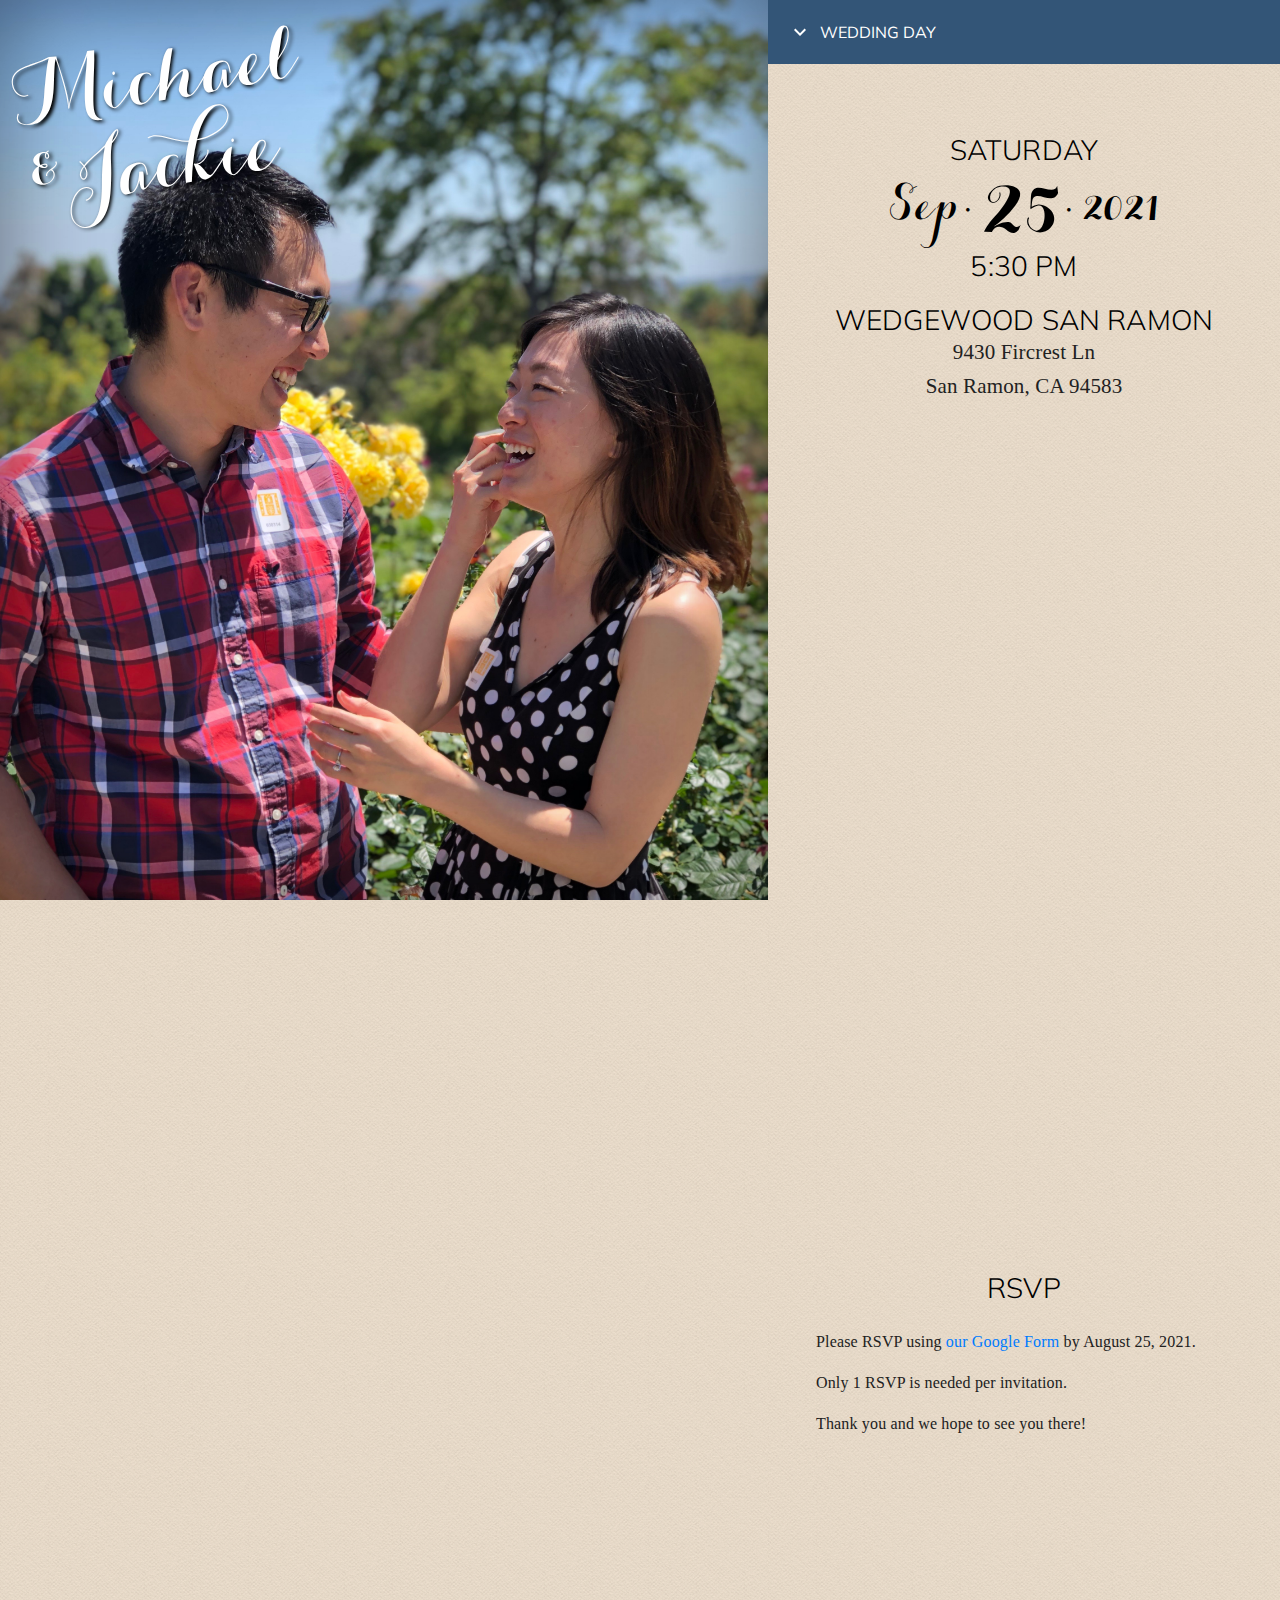
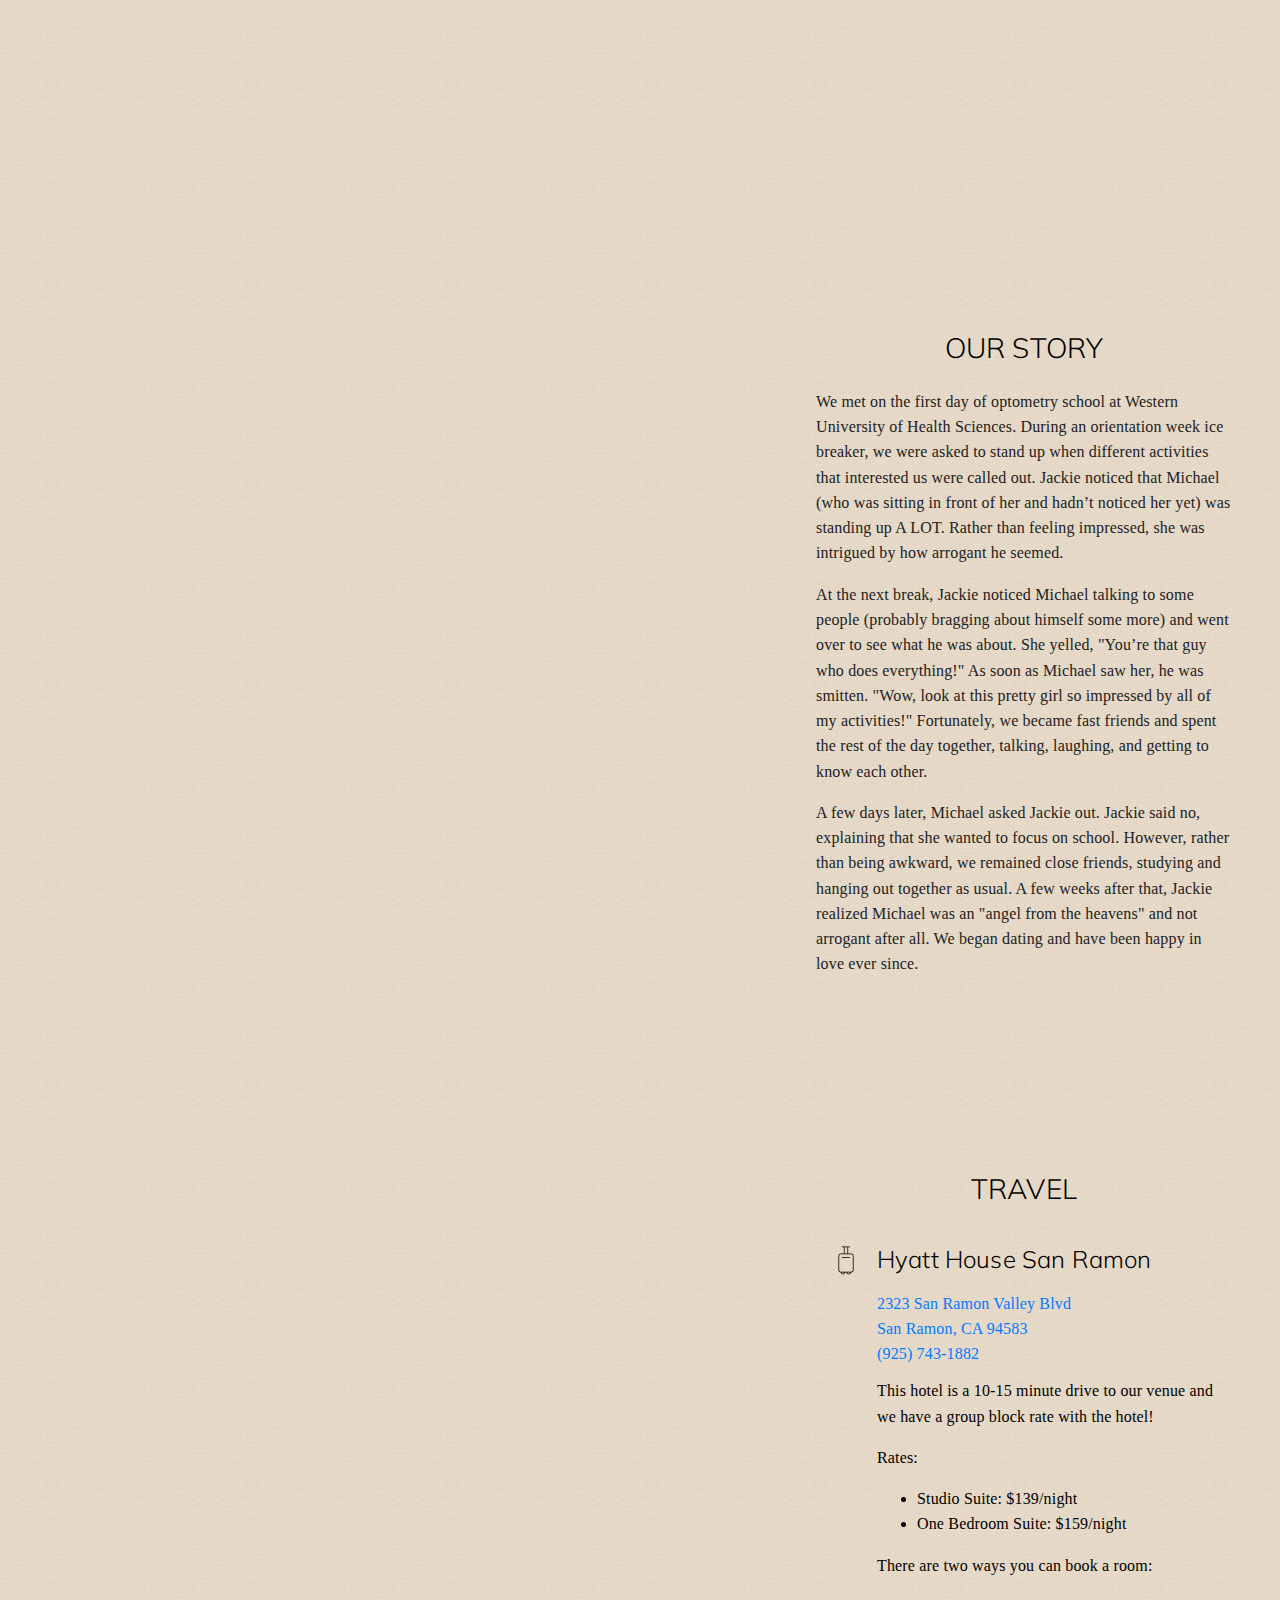
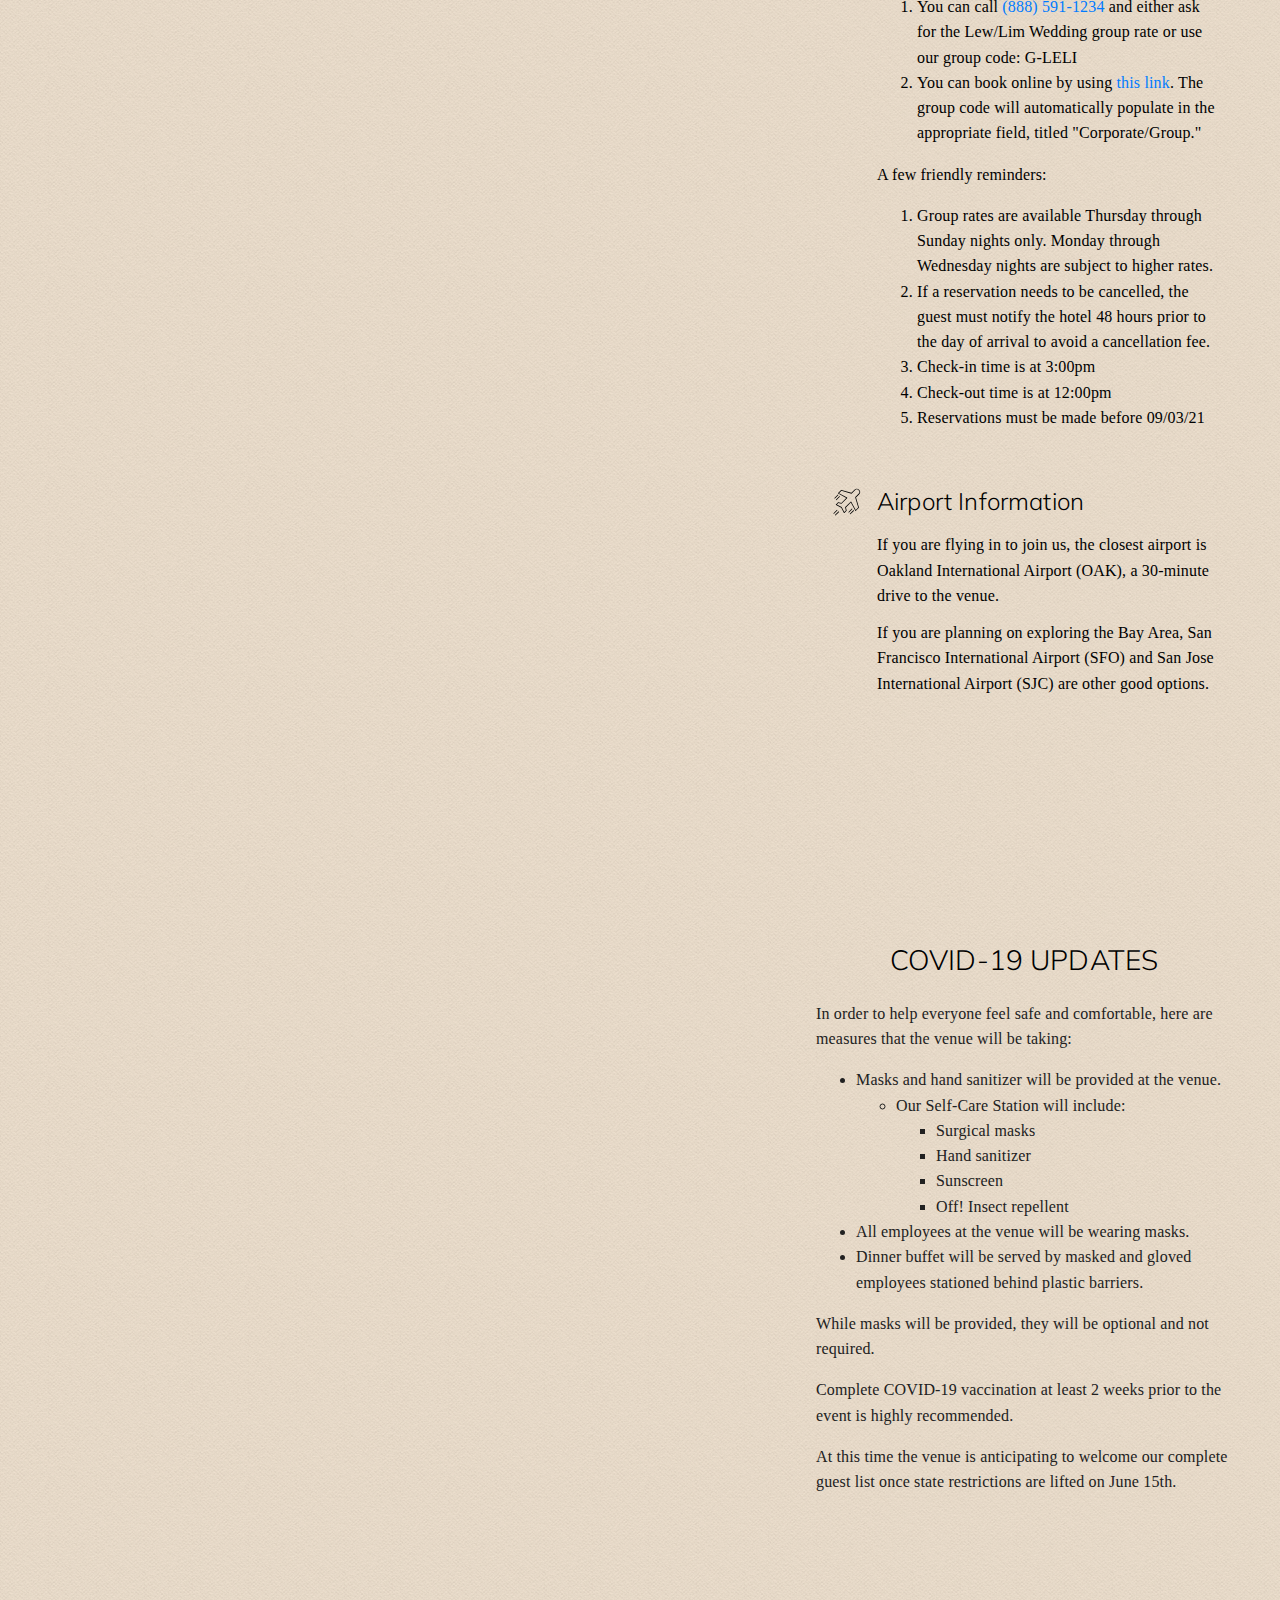
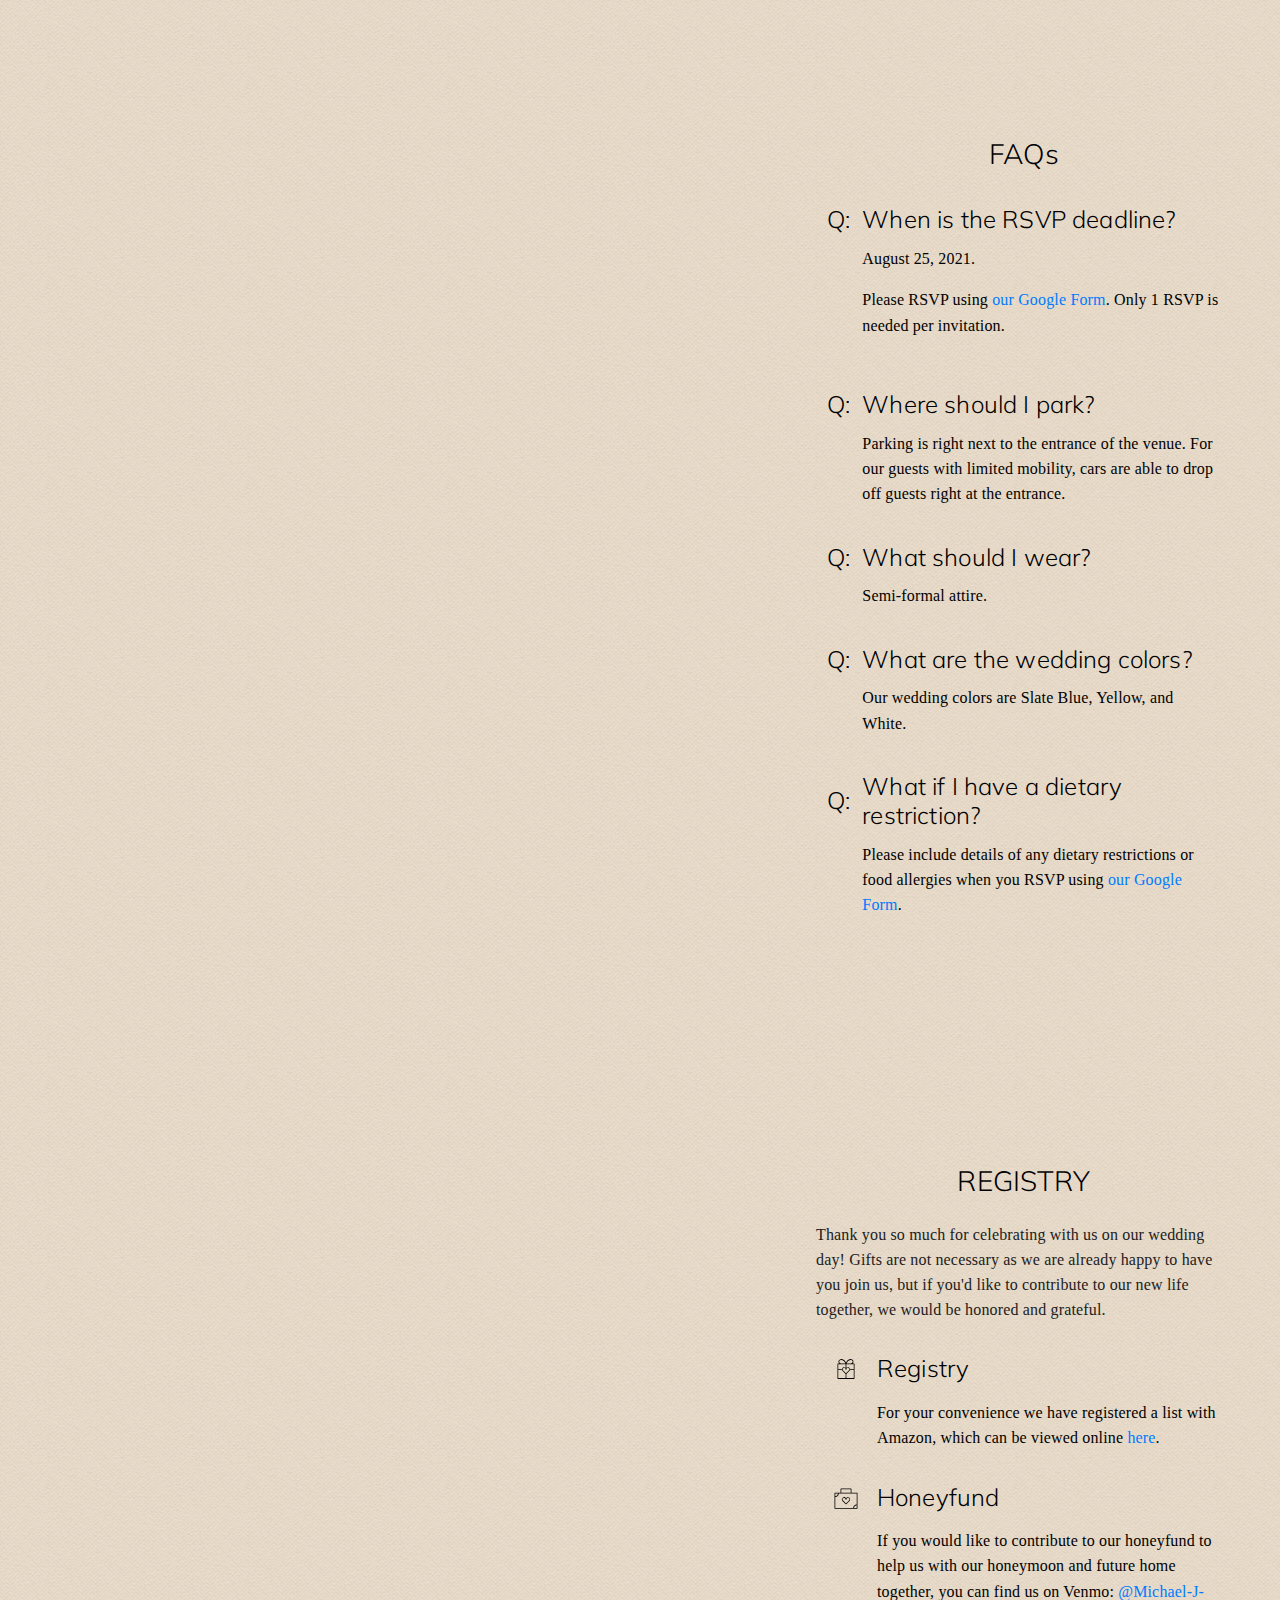
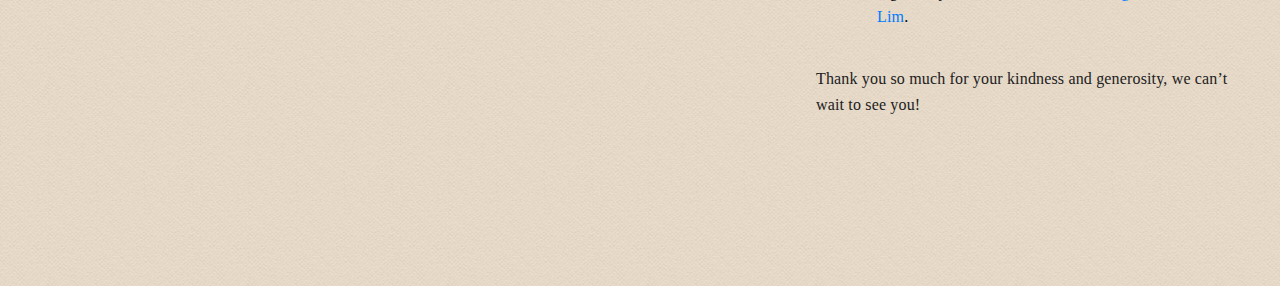
<file: index.html>
<!DOCTYPE html>
<html lang="en">
  <head>
    <title>Michael &amp; Jackie</title>
    <meta charset="UTF-8" />
    <meta http-equiv="X-UA-Compatible" content="IE=edge,chrome=1">
    <meta name="viewport" content="width=device-width, initial-scale=1.0, maximum-scale=1.0, user-scalable=no">
  </head>
  <link rel="stylesheet" href="css/bootstrap.min.css">
  <link rel="stylesheet" href="css/bootstrap-reboot.min.css">
  <link rel="stylesheet" type="text/css" href="css/main.css">
  <link href="https://fonts.googleapis.com/css?family=Muli&display=swap" rel="stylesheet">
  <script>
    function activateSection(sectionId) {
      var coverWrapper = document.getElementById('cover-wrapper-' + sectionId);
      if (coverWrapper.classList.contains('hidden')) {
        coverWrapper.classList.remove('hidden');
      }
      document.getElementById(sectionId + '-link').classList.add('active');
      document.getElementById(sectionId + '-drop-label').classList.add('active');
    }
    function deactivateSection(sectionId) {
      var coverWrapper = document.getElementById('cover-wrapper-' + sectionId);
      if (!coverWrapper.classList.contains('hidden')) {
        coverWrapper.classList.add('hidden');
      }
      document.getElementById(sectionId + '-link').classList.remove('active');
      document.getElementById(sectionId + '-drop-label').classList.remove('active');
    }
    function updateCoverPhoto() {
      var sectionIds = ['wedding-day', 'rsvp', 'our-story', 'travel', 'covid', 'faqs', 'registry'];
      for (var i = sectionIds.length - 1; i >= 0; i--) {
        var sectionId = sectionIds[i];
        var section = document.getElementById(sectionId);
        if (section.getClientRects()[0].y <= 150) {
          activateSection(sectionId);
          for (var j = 0; j < sectionIds.length; j++) {
            if (j == i) {
              continue;
            }
            deactivateSection(sectionIds[j]);
          }
          return;
        }
      }
      document.getElementById(sectionIds[0] + '-link').classList.remove('active');
      document.getElementById(sectionIds[0] + '-drop-label').classList.remove('active');
    }
    function toggleClass(elementId, className) {
      var element = document.getElementById(elementId);
      if(element.classList.contains(className)) {
        element.classList.remove(className);
      } else {
        element.classList.add(className);
      }

    }
    function toggleDropDown() {
      toggleClass('dropdown-content', 'active');
      toggleClass('dropdown-button', 'active');
    }
    window.addEventListener('load', () => {
      updateCoverPhoto();
      document.getElementById('dropdown').onclick = toggleDropDown;
      document.getElementById('links').style.display = 'block';
    });
    window.addEventListener('scroll', updateCoverPhoto);
  </script>
  <body>

    <div id="photo-container">
      <div class="cover-wrapper" id="cover-wrapper-wedding-day">
        <div class="site-wrapper-inner">
          <div class="cover-container">
            <div class="cover">
              <h1 class="cover-heading">
                <span class="first">Michael</span>
                <span class="middle">&amp;</span>
                <span class="second">Jackie</span>
              </h1>
            </div>
          </div>
        </div>
      </div>
      <div class="cover-wrapper hidden" id="cover-wrapper-rsvp">
        <div class="site-wrapper-inner">
          <div class="cover-container">
            <div class="cover">
              <h1 class="cover-heading">
                <span class="first">Michael</span>
                <span class="middle">&amp;</span>
                <span class="second">Jackie</span>
              </h1>
            </div>
          </div>
        </div>
      </div>
      <div class="cover-wrapper hidden" id="cover-wrapper-our-story">
        <div class="site-wrapper-inner">
          <div class="cover-container">
            <div class="cover">
              <h1 class="cover-heading">
                <span class="first">Michael</span>
                <span class="middle">&amp;</span>
                <span class="second">Jackie</span>
              </h1>
            </div>
          </div>
        </div>
      </div>
      <div class="cover-wrapper hidden" id="cover-wrapper-travel">
        <div class="site-wrapper-inner">
          <div class="cover-container">
            <div class="cover">
              <h1 class="cover-heading">
                <span class="first">Michael</span>
                <span class="middle">&amp;</span>
                <span class="second">Jackie</span>
              </h1>
            </div>
          </div>
        </div>
      </div>
      <div class="cover-wrapper hidden" id="cover-wrapper-covid">
        <div class="site-wrapper-inner">
          <div class="cover-container">
            <div class="cover">
              <h1 class="cover-heading">
                <span class="first">Michael</span>
                <span class="middle">&amp;</span>
                <span class="second">Jackie</span>
              </h1>
            </div>
          </div>
        </div>
      </div>
      <div class="cover-wrapper hidden" id="cover-wrapper-faqs">
        <div class="site-wrapper-inner">
          <div class="cover-container">
            <div class="cover">
              <h1 class="cover-heading">
                <span class="first">Michael</span>
                <span class="middle">&amp;</span>
                <span class="second">Jackie</span>
              </h1>
            </div>
          </div>
        </div>
      </div>
      <div class="cover-wrapper hidden" id="cover-wrapper-registry">
        <div class="site-wrapper-inner">
          <div class="cover-container">
            <div class="cover">
              <h1 class="cover-heading">
                <span class="first">Michael</span>
                <span class="middle">&amp;</span>
                <span class="second">Jackie</span>
              </h1>
            </div>
          </div>
        </div>
      </div>
    </div>
    <div id="info">
      <div id="links">
        <div class="navbar">
          <div id="dropdown">
            <button id="dropdown-button">
              <svg id="drop-up" xmlns="http://www.w3.org/2000/svg" height="24px" viewBox="0 0 24 24" width="24px" fill="#fff"><path d="M0 0h24v24H0V0z" fill="none"/><path d="M12 8l-6 6 1.41 1.41L12 10.83l4.59 4.58L18 14l-6-6z"/></svg>
              <svg id="drop-down" xmlns="http://www.w3.org/2000/svg" height="24px" viewBox="0 0 24 24" width="24px" fill="#fff"><path d="M24 24H0V0h24v24z" fill="none" opacity=".87"/><path d="M16.59 8.59L12 13.17 7.41 8.59 6 10l6 6 6-6-1.41-1.41z"/></svg>
              <span id="wedding-day-drop-label">WEDDING DAY</span>
              <span id="rsvp-drop-label">RSVP</span>
              <span id="our-story-drop-label">OUR STORY</span>
              <span id="travel-drop-label">TRAVEL</span>
              <span id="covid-drop-label">COVID-19 UPDATES</span>
              <span id="faqs-drop-label">FAQs</span>
              <span id="registry-drop-label">REGISTRY</span>
            </button>
            <div id="dropdown-content">
              <a id="wedding-day-link" href="#wedding-day"><div>WEDDING DAY</div></a>
              <a id="rsvp-link" href="#rsvp"><div>RSVP</div></a>
              <a id="our-story-link" href="#our-story"><div>OUR STORY</div></a>
              <a id="travel-link" href="#travel"><div>TRAVEL</div></a>
              <a id="covid-link" href="#covid"><div>COVID-19 UPDATES</div></a>
              <a id="faqs-link" href="#faqs"><div>FAQs</div></a>
              <a id="registry-link" href="#registry"><div>REGISTRY</div></a>
            </div>
          </div>
        </div>
      </div>

      <div class="section" id="wedding-day">
        <div class="section-container">
          <div>
            <div>
              <div>
                <h3 id="day-of-week">SATURDAY</h3>
                <h1 id="wedding-date">
                  <span>Sep</span>
                  <span class="wedding-date-separator">•</span>
                  <span id="day-of-month">25</span>
                  <span class="wedding-date-separator">•</span>
                  <span>2021</span>
                </h1>
                <h3>5:30 PM</h3>
              </div>
            </div>
            <div id="wedding-venue">
              <h3>WEDGEWOOD SAN RAMON</h3>
              <p>
                9430 Fircrest Ln<br>
                San Ramon, CA 94583
              </p>
            </div>
          </div>
          <div class="row" id="map">
            <iframe class="mapview" frameborder="0" src="https://www.google.com/maps/embed?pb=!1m18!1m12!1m3!1d3147.1592425946187!2d-121.93072838468936!3d37.73431367976691!2m3!1f0!2f0!3f0!3m2!1i1024!2i768!4f13.1!3m3!1m2!1s0x808fedb4445f2d53%3A0xfdad5b4ef793f93c!2s9430%20Fircrest%20Ln%2C%20San%20Ramon%2C%20CA%2094583!5e1!3m2!1sen!2sus!4v1583049999375!5m2!1sen!2sus" allowfullscreen=""></iframe>
          </div>
        </div>
      </div>
      <div class="section" id="rsvp">
        <div class="section-container">
          <h3 class="section-header">RSVP</h3>

          <p>Please RSVP using <a href="https://forms.gle/Bbg51zaVAqY84Xuz5" target="_blank">our Google Form</a> by August 25, 2021.</p>

          <p>Only 1 RSVP is needed per invitation.</p>

          <p>Thank you and we hope to see you there!</p>
        </div>
      </div>
      <div class="section" id="our-story">
        <div class="section-container">
          <h3 class="section-header">OUR STORY</h3>

          <p>We met on the first day of optometry school at Western University of Health Sciences.  During an orientation week ice breaker, we were asked to stand up when different activities that interested us were called out.  Jackie noticed that Michael (who was sitting in front of her and hadn’t noticed her yet) was standing up A LOT.  Rather than feeling impressed, she was intrigued by how arrogant he seemed.</p>

          <p>At the next break, Jackie noticed Michael talking to some people (probably bragging about himself some more) and went over to see what he was about.  She yelled, "You’re that guy who does everything!" As soon as Michael saw her, he was smitten.  "Wow, look at this pretty girl so impressed by all of my activities!"  Fortunately, we became fast friends and spent the rest of the day together, talking, laughing, and getting to know each other.</p>

          <p>A few days later, Michael asked Jackie out.  Jackie said no, explaining that she wanted to focus on school.  However, rather than being awkward, we remained close friends, studying and hanging out together as usual.  A few weeks after that, Jackie realized Michael was an "angel from the heavens" and not arrogant after all.  We began dating and have been happy in love ever since.</p>
        </div>
      </div>
      <div class="section" id="travel">
        <div class="section-container">
          <h3 class="section-header">TRAVEL</h3>

          <table id="travel-table">
            <tr>
              <td><img class="table-icon" src="./img/hotel.svg"></td>
              <td><h4>Hyatt House San Ramon</h4></td>
            </tr>
            <tr>
              <td></td>
              <td>
                <a href="https://goo.gl/maps/m1KKHGVCQs3vvxTC6" target="_blank">
                  2323 San Ramon Valley Blvd<br>
                  San Ramon, CA 94583
                </a><br>
                <a href="tel:925-743-1882" target="_blank">(925) 743-1882</a>
              </td>
            </tr>
            <tr>
              <td></td>
              <td>
                <p>This hotel is a 10-15 minute drive to our venue and we have a group block rate with the hotel!</p>

                <p>Rates:</p>
                <ul>
                  <li>Studio Suite: $139/night</li>
                  <li>One Bedroom Suite: $159/night</li>
                </ul>
                <p>There are two ways you can book a room:</p>
                <ol>
                  <li>You can call <a href="tel:888-591-1234" target="_blank">(888) 591-1234</a> and either ask for the Lew/Lim Wedding group rate or use our group code: G-LELI</li>
                  <li>You can book online by using <a href="https://sanramon.house.hyatt.com/en/hotel/home.html?corp_id=G-LWLM" target="_blank">this link</a>. The group code will automatically populate in the appropriate field, titled "Corporate/Group."</li>
                </ol>
                <p>A few friendly reminders:</p>
                <ol>
                  <li>Group rates are available Thursday through Sunday nights only. Monday through Wednesday nights are subject to higher rates.</li>
                  <li>If a reservation needs to be cancelled, the guest must notify the hotel 48 hours prior to the day of arrival to avoid a cancellation fee.</li>
                  <li>Check-in time is at 3:00pm</li>
                  <li>Check-out time is at 12:00pm</li>
                  <li>Reservations must be made before 09/03/21</li>
                </ol>
              </td>
            </tr>
            <tr><td></td></tr>
            <tr><td></td></tr>
            <tr>
              <td><img class="table-icon" src="./img/flight.svg"></td>
              <td><h4>Airport Information</h4></td>
            </tr>
            <tr>
              <td></td>
              <td>If you are flying in to join us, the closest airport is Oakland International Airport (OAK), a 30-minute drive to the venue.</td>
            </tr>
            <tr>
              <td></td>
              <td>If you are planning on exploring the Bay Area, San Francisco International Airport (SFO) and San Jose International Airport (SJC) are other good options.</td>
            </tr>
          </table>
        </div>
      </div>
      <div class="section" id="covid">
        <div class="section-container">
          <h3 class="section-header">COVID-19 UPDATES</h3>
          <p>In order to help everyone feel safe and comfortable, here are measures that the venue will be taking:</p>

          <ul>
            <li>Masks and hand sanitizer will be provided at the venue.
              <ul>
                <li>Our Self-Care Station will include:
                  <ul>
                    <li>Surgical masks</li>
                    <li>Hand sanitizer</li>
                    <li>Sunscreen</li>
                    <li>Off! Insect repellent</li>
                  </ul>
                </li>
              </ul>
            </li>
            <li>All employees at the venue will be wearing masks.</li>
            <li>Dinner buffet will be served by masked and gloved employees stationed behind plastic barriers.</li>
          </ul>

          <p>While masks will be provided, they will be optional and not required.</p>
          <p>Complete COVID-19 vaccination at least 2 weeks prior to the event is highly recommended.</p>
          <p>At this time the venue is anticipating to welcome our complete guest list once state restrictions are lifted on June 15th.</p>
        </div>
      </div>
      <div class="section" id="faqs">
        <div class="section-container">
          <h3 class="section-header">FAQs</h3>

          <table id="faqs-table">
            <tr>
              <td class="faq"><h4>Q:</h4></td>
              <td><h4>When is the RSVP deadline?</h4></td>
            </tr>
            <tr>
              <td></td>
              <td>
                <p>August 25, 2021.</p>

                <p>Please RSVP using <a href="https://forms.gle/Bbg51zaVAqY84Xuz5" target="_blank">our Google Form</a>. Only 1 RSVP is needed per invitation.</p>
              </td>
            </tr>

            <tr><td></td></tr>
            <tr><td></td></tr>

            <tr>
              <td class="faq"><h4>Q:</h4></td>
              <td><h4>Where should I park?</h4></td>
            </tr>
            <tr>
              <td></td>
              <td>Parking is right next to the entrance of the venue. For our guests with limited mobility, cars are able to drop off guests right at the entrance. </td>
            </tr>

            <tr><td></td></tr>
            <tr><td></td></tr>

            <tr>
              <td class="faq"><h4>Q:</h4></td>
              <td><h4>What should I wear?</h4></td>
            </tr>
            <tr>
              <td></td>
              <td>Semi-formal attire.</td>
            </tr>

            <tr><td></td></tr>
            <tr><td></td></tr>

            <tr>
              <td class="faq"><h4>Q:</h4></td>
              <td><h4>What are the wedding colors?</h4></td>
            </tr>
            <tr>
              <td></td>
              <td>Our wedding colors are Slate Blue, Yellow, and White.</td>
            </tr>

            <tr><td></td></tr>
            <tr><td></td></tr>

            <tr>
              <td class="faq"><h4>Q:</h4></td>
              <td><h4>What if I have a dietary restriction?</h4></td>
            </tr>
            <tr>
              <td></td>
              <td>Please include details of any dietary restrictions or food allergies when you RSVP using <a href="https://forms.gle/Bbg51zaVAqY84Xuz5" target="_blank">our Google Form</a>.</td>
            </tr>
          </table>
        </div>
      </div>
      <div class="section" id="registry">
        <div class="section-container">
          <h3 class="section-header">REGISTRY</h3>
          <p>Thank you so much for celebrating with us on our wedding day! Gifts are not necessary as we are already happy to have you join us, but if you'd like to contribute to our new life together, we would be honored and grateful.</p>

          <table id="registry-table">
            <tr>
              <td><img class="table-icon" src="./img/registry.svg"></td>
              <td><h4>Registry</h4></td>
            </tr>
            <tr>
              <td></td>
              <td>
                <p>For your convenience we have registered a list with Amazon, which can be viewed online <a href="https://www.amazon.com/wedding/michael-lim-jackie-lew-san-ramon-september-2020/registry/2F398CH2F6BD" target="_blank">here</a>.
              </td>
            </tr>

            <tr>
              <td><img class="table-icon" src="./img/honeyfund.svg"></td>
              <td><h4>Honeyfund</h4></td>
            </tr>
            <tr>
              <td></td>
              <td>
                <p>If you would like to contribute to our honeyfund to help us with our honeymoon and future home together, you can find us on Venmo: <a href="https://venmo.com/Michael-J-Lim" target="_blank">@Michael-J-Lim</a>.</p>
              </td>
            </tr>
          </table>

          <p>Thank you so much for your kindness and generosity, we can’t wait to see you!</p>
        </div>
      </div>
    </div>
  </body>
</html>
</file>
<file: css/main.css>
/* Base */
@font-face {
  font-family: CarolynaProBlack;
  src: url(fonts/carolyna-pro-black.otf);
}

html,
body {
  height: 100%;
  background-color: #e8dbca;
  background: url("../img/bg.png") repeat;
}

body {
  color: #000;
  display: block;
  font-family: Georgia,Cambria,"Times New Roman",Times,serif;
  font-style: normal;
  font-weight: 400;
  letter-spacing: .01rem;
  /*letter-spacing: -0.003em;*/
  line-height: 1.58;
  margin: 0;
  position: relative;
}

h1, h2, h3, h4 {
  color: #000;
  font-family: 'Muli', sans-serif;
  font-weight: 300;
  margin: 0;
  padding: 10px 0;
}
h2 {
  text-align: center;
}
h3 {
  padding: 0;
  text-align: center;
}
h4 {
  padding: 0;
  text-align: left;
}

table {
  color: #fff;
  margin-bottom: 10px;
  vertical-align: top;
  width: 100%;
}

table h3 {
  margin: 0;
}

/* Photo Container */
#photo-container {
  bottom: 0;
  height: 100%;
  left: 0;
  overflow: hidden;
  position: fixed;
  top: 0;
  width: 60%;
}

.cover-wrapper {
  background: url("../img/engage_crop.jpg") center;
  background-size: cover;
  -webkit-box-shadow: inset 0 0 100px rgba(0,0,0,.5);
  box-shadow: inset 0 0 100px rgba(0,0,0,.5);
  height: 100%;
  min-height: 100%;
  opacity: 1;
  position: absolute;
  transition: opacity 2s ease-in-out;
  -moz-transition: opacity 2s ease-in-out;
  -webkit-transition: opacity 2s ease-in-out;
  width: 100%;
}
.cover-wrapper.hidden {
  opacity: 0;
}
#cover-wrapper-wedding-day {
  background: url("../img/engage_crop.jpg") center;
  background-size: cover;
}
#cover-wrapper-rsvp {
  background: url("../img/rsvp_crop_crop.jpg") center;
  background-size: cover;
}
#cover-wrapper-our-story {
  background: url("../img/story.jpg") center;
  background-size: cover;
}
#cover-wrapper-travel {
  background: url("../img/travel.jpg") center;
  background-size: cover;
}
#cover-wrapper-covid {
  background: url("../img/covid.jpg") center;
  background-size: cover;
}
#cover-wrapper-faqs {
  background: url("../img/faqs.jpg") center;
  background-size: cover;
}
#cover-wrapper-registry {
  background: url("../img/registry.jpg") center;
  background-size: cover;
}

.site-wrapper-inner {
  vertical-align: top;
}

.cover-container {
  margin-right: auto;
  margin-left: auto;
}

.cover {
  padding: 20px;
}

.cover-heading {
  font-family: CarolynaProBlack;
  transform: rotate(-10deg);
  display: block;
  font-size: 81px;
  width: 300px;
  color: #fff;
  text-shadow: 2px 2px 4px #000;
}
.cover-heading .first {
  display: block;
}
.cover-heading .middle {
  display: block;
  margin-top: -27px;
}
.cover-heading .second {
  display: block;
  margin-left: 36px;
  margin-top: -81px;
}

/* Nav */
#links {
  background-color: #357;
  color: #fff;
  position: fixed;
  right: 0;
  left: 60%;
  height: 54px;
  display: none;
  font-family: 'Muli', sans-serif;
}
#links a {
  text-decoration: none;
}
#links a div {
  color: #fff;
  padding: 8px;
  padding-left: 36px;
  font-size: 14px;
  text-decoration: none;
}
#links a.active div {
  color: #ccc;
}

#links a:hover div,
#links a:focus div {
  background-color: #ccc;
  color: #357;
  font-weight: bold;
}

.navbar {
  overflow: hidden;
  background-color: #357;
}

#dropdown {
  width: 100%;
}

#dropdown-button {
  border: none;
  outline: none;
  color: white;
  padding: 8px 0;
  background-color: inherit;
  font-family: inherit;
  margin: 0;
  display: flex;
  width: 100%;
}

#dropdown-button span {
  display: none;
  flex: 1 1 0;
  text-align: left;
  line-height: 32px;
}
#dropdown-button span.active {
  padding-left: 4px;
  display: inline-block;
}

#dropdown-button svg {
  margin: 4px;
}

#dropdown-button #drop-up {
  display: none;
}
#dropdown-button.active #drop-up {
  display: inline-block;
}

#dropdown-button #drop-down {
  display: inline-block;
}
#dropdown-button.active #drop-down {
  display: none;
}

#dropdown-content {
  display: none;
}
#dropdown-content.active {
  display: block;
}

/* Info */
#info {
  background-color: #e8dbca;
  background: url("../img/bg.png") repeat;
  color: #212121;
  margin-left: auto;
  position: static;
  width: 40%;
}
.section {
  display: table;
  min-height: 100vh;
  width: 100%;
}
.section-container {
  display: table-cell;
  padding: 72px 48px 48px;
  vertical-align: middle;
}
.section-header {
  margin: 0 0 24px;
}

/* Wedding Day */
#wedding-day {
  text-align: center;
}
#wedding-day h3 {
  text-align: center;
}

#wedding-date {
  font-family: CarolynaProBlack;
  font-size: 48px;
  margin: 12px 0;
  padding: 0;
  text-align: center;
}
#wedding-date span {
  vertical-align: middle;
}

.wedding-date-separator {
  margin: 0 -10px;
}

#day-of-week {
  margin: 12px 0 0;
}

#day-of-month {
  font-size: 96px;
  line-height: 48px;
  vertical-align: middle;
}

#wedding-venue {
  font-size: 21px;
  margin-top: 20px;
  text-align: center;
}

#map {
  margin-top: 40px;
}

.mapview {
  height: 360px;
  width: 100%;
}

/* TRAVEL */
#travel-table {
  width: 100%;
  color: #000;
  border-spacing: 10px;
  border-collapse: separate;
}
#travel-table h4 {
  margin: 0;
}

.table-icon {
  height: 38px;
  width: 38px;
}

/* FAQs */
#faqs-table {
  width: 100%;
  color: #000;
  border-spacing: 10px;
  border-collapse: separate;
}
.faq {
  font-weight: bold;
}

/* REGISTRY */
#registry-table {
  width: 100%;
  color: #000;
  border-spacing: 10px;
  border-collapse: separate;
}
#registry-table h4 {
  margin: 0;
}

@media only screen and (max-width: 960px) {
  #photo-container {
    width: 100%;
    position: relative;
    top: 54px;
  }
  #info {
    position: relative;
    width: 100%;
  }
  #links {
    left: 0;
    width: 100%;
    top: 0;
  }
/*  #links a {
    text-decoration: underline;
  }*/
}

/* Small */
@media only screen and (max-width: 1200px) {
  body {
    font-size: 18px;
  }

  .cover-heading {
    font-size: 72px;
  }
  .cover-heading .middle {
    margin-top: -24px;
  }
  .cover-heading .second {
    margin-left: 32px;
    margin-top: -72px;
  }

  #links a {
    font-size: 16px;
  }

  h2 {
    font-size: 1.75rem;
  }
  h3 {
    font-size: 1.5rem;
  }
  h4 {
    font-size: 1.25rem;
  }
}

/* X-Small */
@media (min-width: 960px) and (max-width: 1200px) {
  .mast-nav li {
    margin-left: 0 !important;
    text-align: center;
  }

  .mast-nav li:nth-child(1), .mast-nav li:nth-child(2) {
    width: 49%;
  }

  .mast-nav li:nth-child(3), .mast-nav li:nth-child(4), .mast-nav li:nth-child(5) {
    width: 32%;
  }
}

@media (max-width: 630px) {
  .cover-heading {
    font-size: 63px;
  }
  .cover-heading .middle {
    margin-top: -21px;
  }
  .cover-heading .second {
    margin-left: 28px;
    margin-top: -63px;
  }
}

@media (max-width: 540px) {
  .cover-heading {
    font-size: 54px;
  }
  .cover-heading .middle {
    margin-top: -18px;
  }
  .cover-heading .second {
    margin-left: 24px;
    margin-top: -54px;
  }
}

@media (max-width: 480px) {
  .mast-nav li {
    margin-left: 0 !important;
    text-align: center;
  }

  .mast-nav li:nth-child(1), .mast-nav li:nth-child(2) {
    width: 49%;
  }

  .mast-nav li:nth-child(3), .mast-nav li:nth-child(4), .mast-nav li:nth-child(5) {
    width: 32%;
  }

  #wedding-date {
    font-size: 36px;
  }
  #day-of-month {
    font-size: 72px;
    line-height: 36px;
  }
  .section-container {
    padding: 72px 36px 36px;
  }
}

@media (max-width: 450px) {
  .cover-heading {
    font-size: 45px;
  }
  .cover-heading .middle {
    margin-top: -15px;
  }
  .cover-heading .second {
    margin-left: 20px;
    margin-top: -45px;
  }
}

@media (max-width: 360px) {
  .cover-heading {
    font-size: 36px;
  }
  .cover-heading .middle {
    margin-top: -12px;
  }
  .cover-heading .second {
    margin-left: 16px;
    margin-top: -36px;
  }
}
</file>
